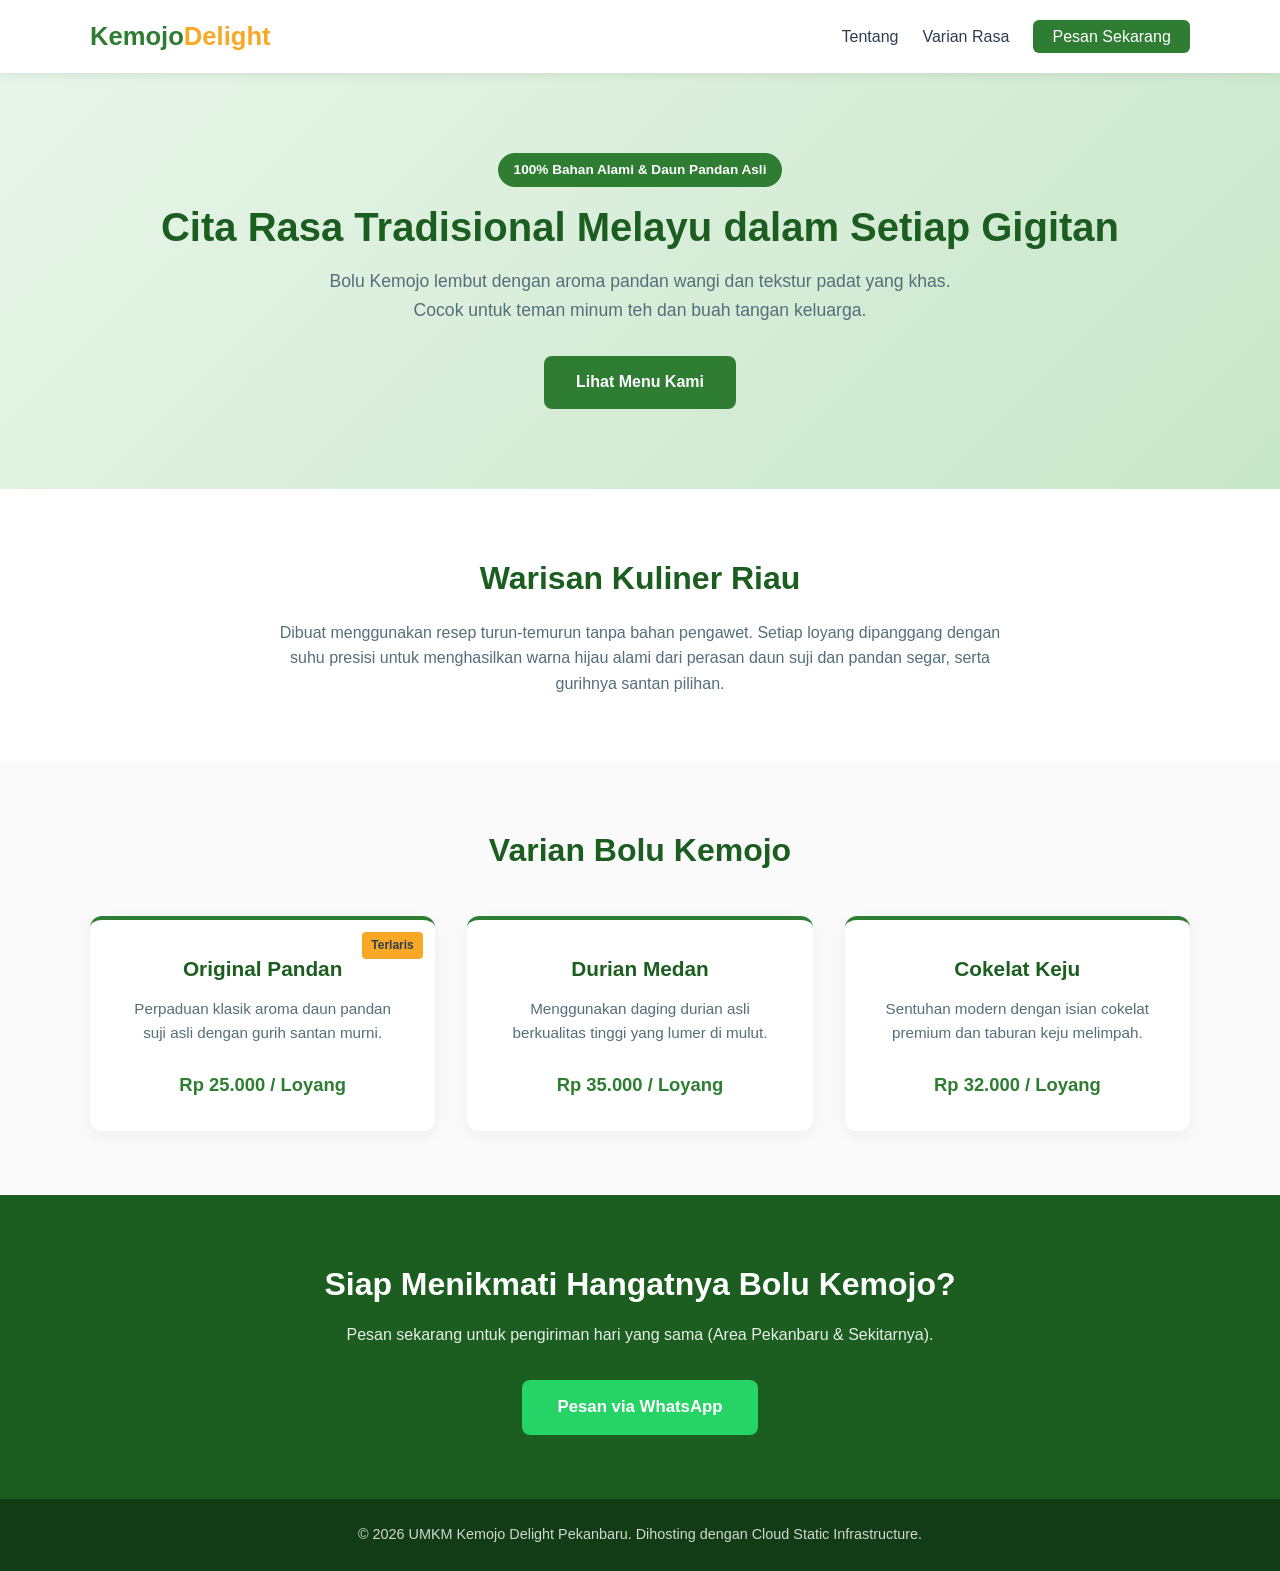
<file: Index.html>
<!DOCTYPE html>
<html lang="id">
<head>
    <meta charset="UTF-8">
    <meta name="viewport" content="width=device-width, initial-scale=1.0">
    <title>Bolu Kemojo Khas Melayu - Oleh-Oleh Legendaris</title>
    <link rel="stylesheet" href="style.css">
</head>
<body>
    <!-- Header & Navigasi -->
    <header>
        <div class="container nav-container">
            <h1 class="logo">Kemojo<span>Delight</span></h1>
            <nav>
                <ul>
                    <li><a href="#tentang">Tentang</a></li>
                    <li><a href="#varian">Varian Rasa</a></li>
                    <li><a href="#pesan" class="btn-nav">Pesan Sekarang</a></li>
                </ul>
            </nav>
        </div>
    </header>

    <!-- Hero Section -->
    <section class="hero">
        <div class="container hero-content">
            <span class="badge">100% Bahan Alami & Daun Pandan Asli</span>
            <h2>Cita Rasa Tradisional Melayu dalam Setiap Gigitan</h2>
            <p>Bolu Kemojo lembut dengan aroma pandan wangi dan tekstur padat yang khas. Cocok untuk teman minum teh dan buah tangan keluarga.</p>
            <a href="#varian" class="btn-primary">Lihat Menu Kami</a>
        </div>
    </section>

    <!-- Tentang Produk -->
    <section id="tentang" class="about">
        <div class="container">
            <h3>Warisan Kuliner Riau</h3>
            <p>Dibuat menggunakan resep turun-temurun tanpa bahan pengawet. Setiap loyang dipanggang dengan suhu presisi untuk menghasilkan warna hijau alami dari perasan daun suji dan pandan segar, serta gurihnya santan pilihan.</p>
        </div>
    </section>

    <!-- Katalog Varian -->
    <section id="varian" class="products">
        <div class="container">
            <h3>Varian Bolu Kemojo</h3>
            <div class="product-grid">
                <div class="card">
                    <div class="card-badge">Terlaris</div>
                    <h4>Original Pandan</h4>
                    <p>Perpaduan klasik aroma daun pandan suji asli dengan gurih santan murni.</p>
                    <span class="price">Rp 25.000 / Loyang</span>
                </div>
                <div class="card">
                    <h4>Durian Medan</h4>
                    <p>Menggunakan daging durian asli berkualitas tinggi yang lumer di mulut.</p>
                    <span class="price">Rp 35.000 / Loyang</span>
                </div>
                <div class="card">
                    <h4>Cokelat Keju</h4>
                    <p>Sentuhan modern dengan isian cokelat premium dan taburan keju melimpah.</p>
                    <span class="price">Rp 32.000 / Loyang</span>
                </div>
            </div>
        </div>
    </section>

    <!-- Call to Action / Pemesanan -->
    <section id="pesan" class="cta">
        <div class="container">
            <h3>Siap Menikmati Hangatnya Bolu Kemojo?</h3>
            <p>Pesan sekarang untuk pengiriman hari yang sama (Area Pekanbaru & Sekitarnya).</p>
            <a href="https://wa.me/6281234567890?text=Halo%20Admin,%20saya%20ingin%20memesan%20Bolu%20Kemojo" target="_blank" class="btn-whatsapp">
                Pesan via WhatsApp
            </a>
        </div>
    </section>

    <!-- Footer -->
    <footer>
        <div class="container">
            <p>&copy; 2026 UMKM Kemojo Delight Pekanbaru. Dihosting dengan Cloud Static Infrastructure.</p>
        </div>
    </footer>
</body>
  </html>
</file>
<file: style.css>
/* Reset & Variabel Warna Khas Bolu Kemojo */
:root {
    --primary-green: #2e7d32;     /* Hijau Daun Pandan */
    --dark-green: #1b5e20;        /* Hijau Tua */
    --light-green: #e8f5e9;       /* Hijau Lembut Background */
    --accent-gold: #f9a825;       /* Kuning Keemasan Panggang */
    --text-dark: #2c3e50;
    --text-muted: #546e7a;
    --white: #ffffff;
}

* {
    margin: 0;
    padding: 0;
    box-sizing: border-box;
    font-family: 'Segoe UI', Tahoma, Geneva, Verdana, sans-serif;
}

html {
    scroll-behavior: smooth;
}

body {
    color: var(--text-dark);
    line-height: 1.6;
    background-color: var(--white);
}

.container {
    width: 90%;
    max-width: 1100px;
    margin: 0 auto;
}

/* Header & Navigasi */
header {
    background-color: var(--white);
    box-shadow: 0 2px 10px rgba(0, 0, 0, 0.08);
    position: sticky;
    top: 0;
    z-index: 100;
}

.nav-container {
    display: flex;
    justify-content: space-between;
    align-items: center;
    padding: 1rem 0;
}

.logo {
    font-size: 1.6rem;
    color: var(--primary-green);
    font-weight: 800;
}

.logo span {
    color: var(--accent-gold);
}

nav ul {
    list-style: none;
    display: flex;
    gap: 1.5rem;
    align-items: center;
}

nav a {
    text-decoration: none;
    color: var(--text-dark);
    font-weight: 500;
    transition: color 0.3s;
}

nav a:hover {
    color: var(--primary-green);
}

.btn-nav {
    background-color: var(--primary-green);
    color: var(--white) !important;
    padding: 0.5rem 1.2rem;
    border-radius: 6px;
}

/* Hero Section */
.hero {
    background: linear-gradient(135deg, var(--light-green) 0%, #c8e6c9 100%);
    padding: 5rem 0;
    text-align: center;
}

.badge {
    background-color: var(--primary-green);
    color: var(--white);
    padding: 0.4rem 1rem;
    border-radius: 20px;
    font-size: 0.85rem;
    font-weight: 600;
    display: inline-block;
    margin-bottom: 1rem;
}

.hero h2 {
    font-size: 2.5rem;
    color: var(--dark-green);
    margin-bottom: 1rem;
    line-height: 1.2;
}

.hero p {
    max-width: 650px;
    margin: 0 auto 2rem;
    color: var(--text-muted);
    font-size: 1.1rem;
}

.btn-primary {
    display: inline-block;
    background-color: var(--primary-green);
    color: var(--white);
    padding: 0.85rem 2rem;
    text-decoration: none;
    border-radius: 8px;
    font-weight: 600;
    transition: background-color 0.3s, transform 0.2s;
}

.btn-primary:hover {
    background-color: var(--dark-green);
    transform: translateY(-2px);
}

/* About Section */
.about {
    padding: 4rem 0;
    text-align: center;
}

.about h3, .products h3 {
    font-size: 2rem;
    color: var(--dark-green);
    margin-bottom: 1rem;
}

.about p {
    max-width: 750px;
    margin: 0 auto;
    color: var(--text-muted);
}

/* Products Grid */
.products {
    background-color: #fafafa;
    padding: 4rem 0;
    text-align: center;
}

.product-grid {
    display: grid;
    grid-template-columns: repeat(auto-fit, minmax(280px, 1fr));
    gap: 2rem;
    margin-top: 2.5rem;
}

.card {
    background: var(--white);
    padding: 2rem;
    border-radius: 12px;
    box-shadow: 0 4px 15px rgba(0, 0, 0, 0.05);
    border-top: 4px solid var(--primary-green);
    position: relative;
    transition: transform 0.3s;
}

.card:hover {
    transform: translateY(-5px);
}

.card-badge {
    position: absolute;
    top: 12px;
    right: 12px;
    background-color: var(--accent-gold);
    color: var(--text-dark);
    font-size: 0.75rem;
    font-weight: bold;
    padding: 0.25rem 0.6rem;
    border-radius: 4px;
}

.card h4 {
    font-size: 1.3rem;
    color: var(--dark-green);
    margin-bottom: 0.75rem;
}

.card p {
    color: var(--text-muted);
    font-size: 0.95rem;
    margin-bottom: 1.5rem;
}

.price {
    display: block;
    font-size: 1.15rem;
    font-weight: 700;
    color: var(--primary-green);
}

/* CTA Section */
.cta {
    background-color: var(--dark-green);
    color: var(--white);
    padding: 4rem 0;
    text-align: center;
}

.cta h3 {
    font-size: 2rem;
    margin-bottom: 0.75rem;
}

.cta p {
    margin-bottom: 2rem;
    opacity: 0.9;
}

.btn-whatsapp {
    display: inline-block;
    background-color: #25d366;
    color: var(--white);
    padding: 0.9rem 2.2rem;
    text-decoration: none;
    border-radius: 8px;
    font-weight: 700;
    font-size: 1.05rem;
    transition: background-color 0.3s;
}

.btn-whatsapp:hover {
    background-color: #1ebe5d;
}

/* Footer */
footer {
    background-color: #123c16;
    color: rgba(255, 255, 255, 0.8);
    text-align: center;
    padding: 1.5rem 0;
    font-size: 0.9rem;
}

/* Halaman Error 404 */
.error-page {
    display: flex;
    justify-content: center;
    align-items: center;
    min-height: 100vh;
    background-color: var(--light-green);
    text-align: center;
    padding: 1rem;
}

.error-container {
    background: var(--white);
    padding: 3rem 2rem;
    border-radius: 12px;
    box-shadow: 0 8px 25px rgba(0, 0, 0, 0.08);
    max-width: 500px;
}

.error-container h1 {
    font-size: 5rem;
    color: var(--accent-gold);
    line-height: 1;
    margin-bottom: 0.5rem;
}

.error-container h2 {
    color: var(--dark-green);
    margin-bottom: 1rem;
}

.error-container p {
    color: var(--text-muted);
    margin-bottom: 2rem;
}

/* Responsif Mobile */
@media (max-width: 600px) {
    .hero h2 {
        font-size: 1.8rem;
    }
    nav ul {
        gap: 0.8rem;
    }
    .btn-nav {
        padding: 0.4rem 0.8rem;
        font-size: 0.9rem;
    }
}
</file>
